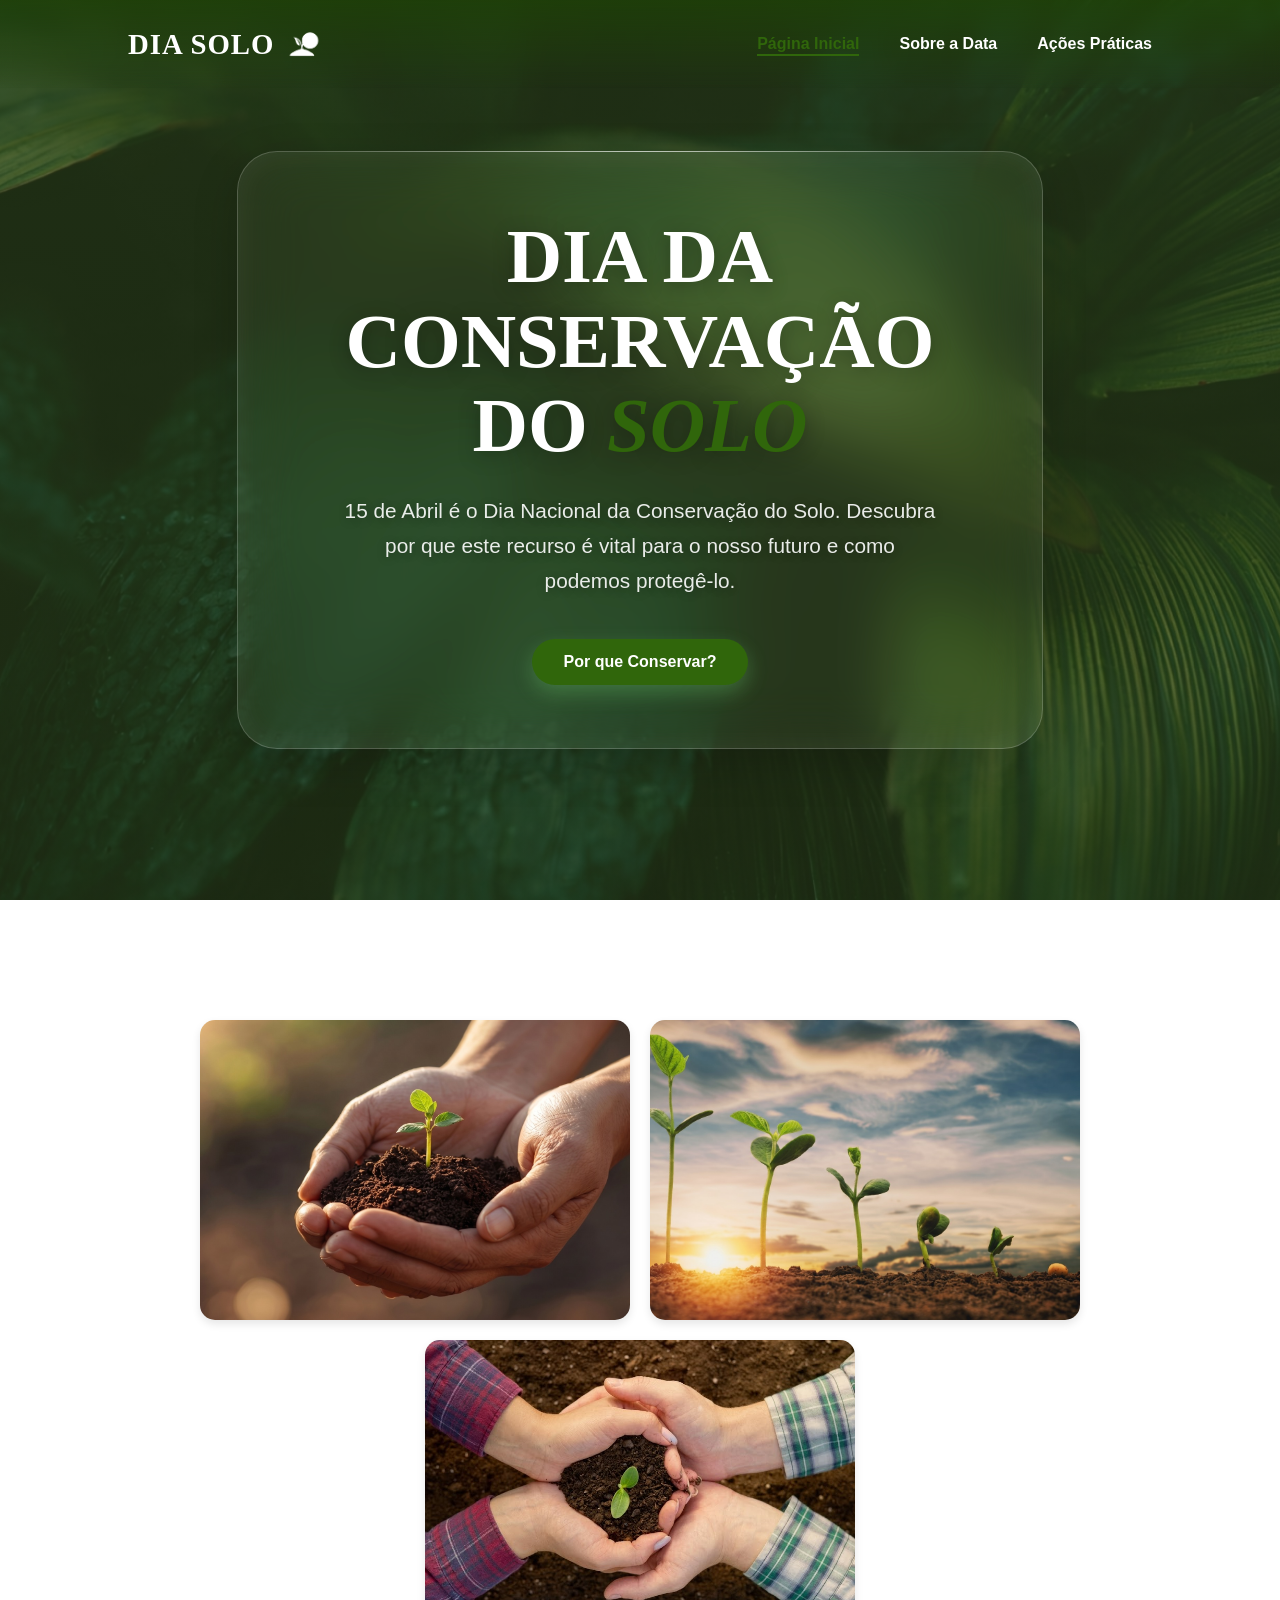
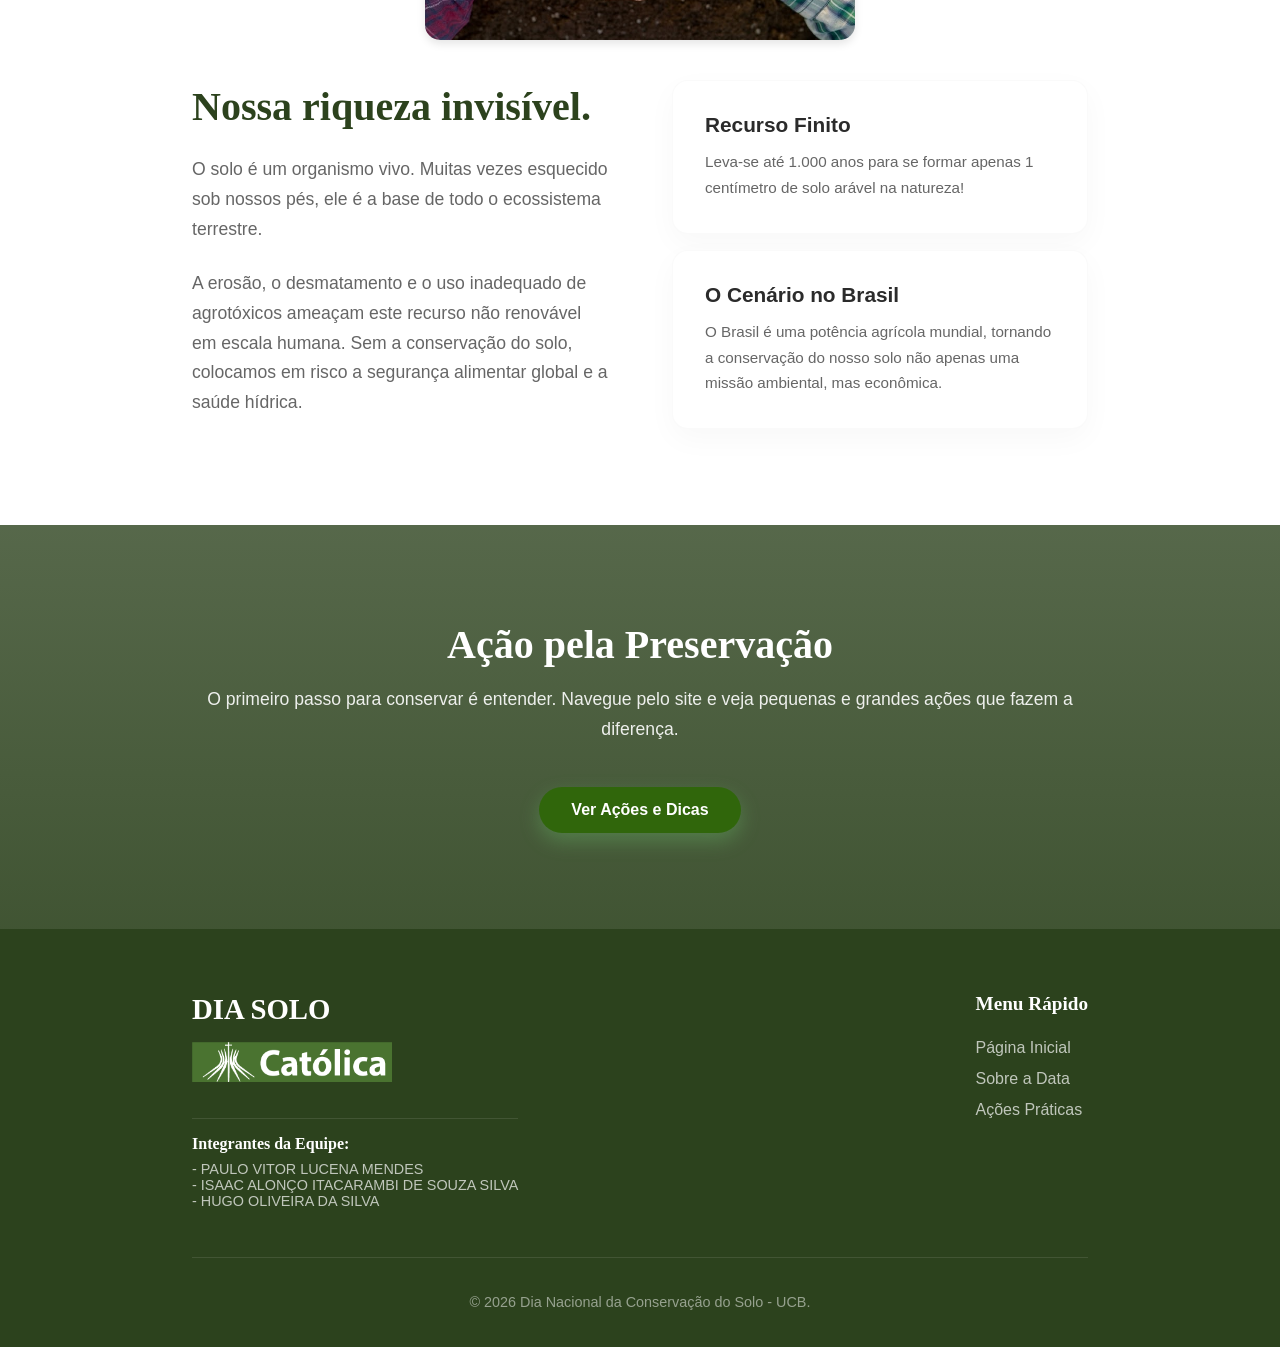
<file: index.html>
<!DOCTYPE html>
<html lang="pt-BR">

<head>
    <meta charset="UTF-8">
    <meta name="viewport" content="width=device-width, initial-scale=1.0">
    <title>Dia Nacional da Conservação do Solo | UCB</title>
    <link rel="preconnect" href="https://fonts.googleapis.com">
    <link rel="preconnect" href="https://fonts.gstatic.com" crossorigin>

    <link href="https://fonts.googleapis.com/css2?family=Boldonse&display=swap" rel="stylesheet">
    <link rel="stylesheet" href="style.css">

    <link rel="icon" type="image/x-icon" href="./assets/favicon.ico">
</head>

<body>
    <header class="hero">
        <nav class="navbar">
            <a href="index.html" class="logo">DIA SOLO<img class="logo-navbar" src="./assets/logo.png" alt="Logo"></a>
            <ul class="nav-links">
                <li><a href="index.html" class="active">Página Inicial</a></li>
                <li><a href="sobre.html">Sobre a Data</a></li>
                <li><a href="dicas.html">Ações Práticas</a></li>
            </ul>
        </nav>

        <div class="hero-content">
            <div class="container text-center">
                <h1 class="hero-title">DIA DA CONSERVAÇÃO DO <span>SOLO</span></h1>
                <p class="hero-subtitle">15 de Abril é o Dia Nacional da Conservação do Solo. Descubra por que este
                    recurso é vital para o nosso futuro e como podemos protegê-lo.</p>
                <div class="hero-buttons">
                    <a href="sobre.html" class="btn-primary">Por que Conservar?</a>
                </div>
            </div>
        </div>
    </header>

    <main>
        <section class="section">

            <div class="img-container">
                <img src="./assets/img1.jpg" alt="imagem 1">
                <img src="./assets/img4.jpeg" alt="imagem 4">
                <img src="./assets/img5.jpeg" alt="imagem 5">
            </div>

            <div class="container grids">
                <div class="about-text scroll-fade">
                    <h2>Nossa riqueza invisível.</h2>
                    <p>O solo é um organismo vivo. Muitas vezes esquecido sob nossos pés, ele é a base de todo o
                        ecossistema terrestre.</p>
                    <p>A erosão, o desmatamento e o uso inadequado de agrotóxicos ameaçam este recurso não renovável em
                        escala humana. Sem a conservação do solo, colocamos em risco a segurança alimentar global e a
                        saúde hídrica.</p>
                </div>
                <div class="about-cards">
                    <div class="card scroll-fade delay-1">
                        <h3>Recurso Finito</h3>
                        <p>Leva-se até 1.000 anos para se formar apenas 1 centímetro de solo arável na natureza!</p>
                    </div>
                    <div class="card scroll-fade delay-2">
                        <h3>O Cenário no Brasil</h3>
                        <p>O Brasil é uma potência agrícola mundial, tornando a conservação do nosso solo não apenas uma
                            missão ambiental, mas econômica.</p>
                    </div>
                </div>
            </div>
        </section>

        <section class="banner-section">
            <div class="container">
                <div class="banner-content scroll-fade text-center">
                    <h2>Ação pela Preservação</h2>
                    <p>O primeiro passo para conservar é entender. Navegue pelo site e veja pequenas e grandes ações que
                        fazem a diferença.</p>
                    <br>
                    <a href="dicas.html" class="btn-primary">Ver Ações e Dicas</a>
                </div>
            </div>
        </section>
    </main>

    <footer>
        <div class="container">
            <div class="footer-content">
                <div class="footer-brand">
                    <h3>DIA SOLO</h3>
                    <div class="logo-fotter"><img src="./assets/logo_verde_branco.png" alt=""></div>

                    <div class="footer-school">
                        <h4>Integrantes da Equipe:</h4>
                        <ul>
                            <li>- PAULO VITOR LUCENA MENDES</li>
                            <li>- ISAAC ALONÇO ITACARAMBI DE SOUZA SILVA</li>
                            <li>- HUGO OLIVEIRA DA SILVA </li>
                        </ul>
                    </div>
                </div>
                <div class="footer-links">
                    <h4>Menu Rápido</h4>
                    <ul>
                        <li><a href="index.html">Página Inicial</a></li>
                        <li><a href="sobre.html">Sobre a Data</a></li>
                        <li><a href="dicas.html">Ações Práticas</a></li>
                    </ul>
                </div>
            </div>
            <div class="footer-bottom">
                <p>&copy; 2026 Dia Nacional da Conservação do Solo - UCB.</p>
            </div>
        </div>
    </footer>
</body>

</html>
</file>
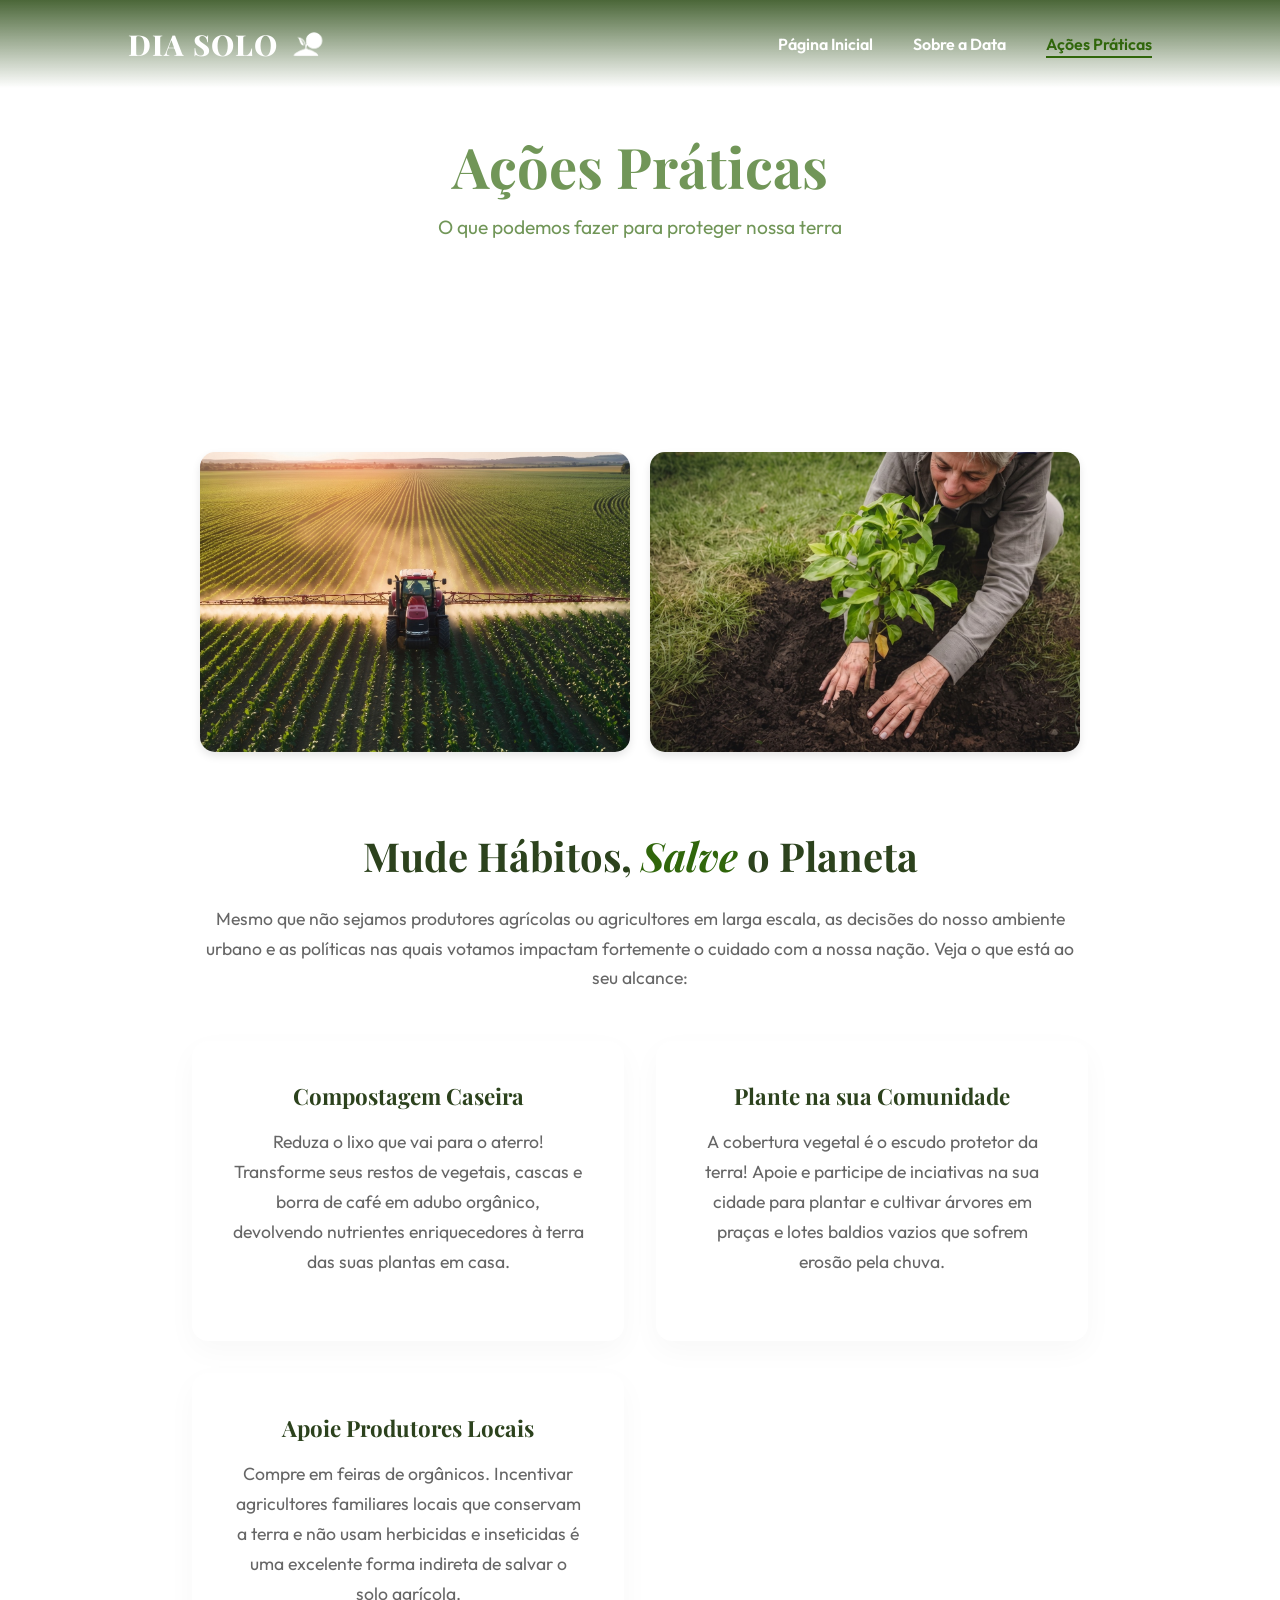
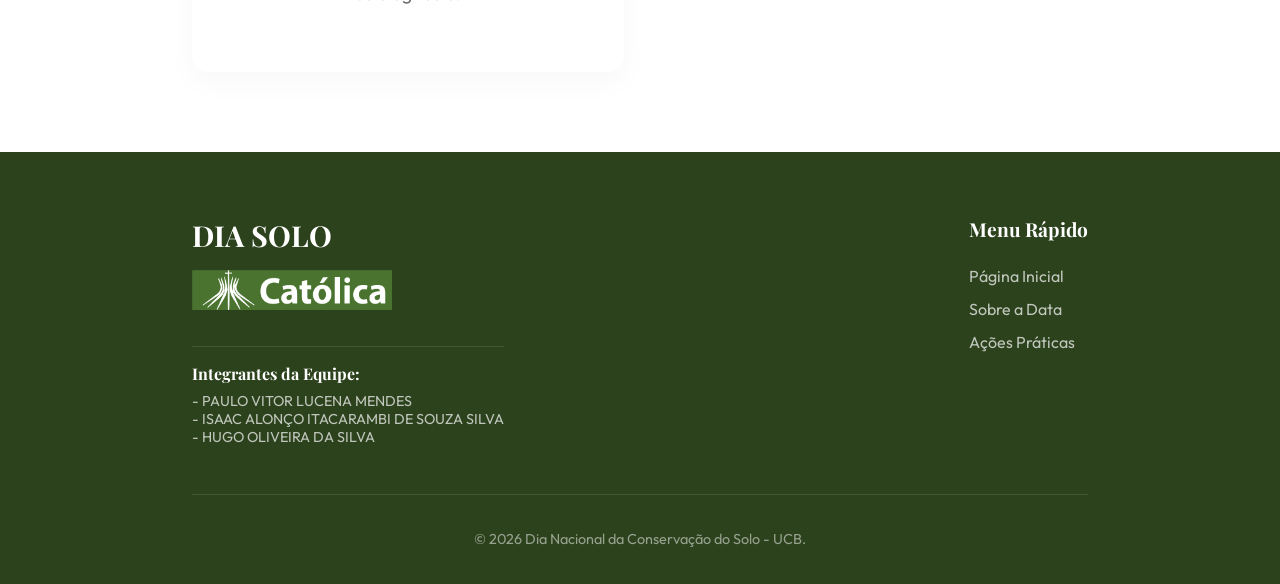
<file: dicas.html>
<!DOCTYPE html>
<html lang="pt-BR">

<head>
    <meta charset="UTF-8">
    <meta name="viewport" content="width=device-width, initial-scale=1.0">
    <title>Ações Práticas | Conservação do Solo</title>
    <link
        href="https://fonts.googleapis.com/css2?family=Outfit:wght@300;400;600;800&family=Playfair+Display:ital,wght@0,600;1,600&display=swap"
        rel="stylesheet">
    <link rel="stylesheet" href="style.css">

    <link rel="icon" type="image/x-icon" href="./assets/favicon.ico">
</head>

<body>
    <nav class="navbar">
        <a href="index.html" class="logo">DIA SOLO<img class="logo-navbar" src="./assets/logo.png" alt="Logo"></a>
        <ul class="nav-links">
            <li><a href="index.html">Página Inicial</a></li>
            <li><a href="sobre.html">Sobre a Data</a></li>
            <li><a href="dicas.html" class="active">Ações Práticas</a></li>
        </ul>
    </nav>

    <header class="page-banner">
        <div class="container">
            <h1>Ações Práticas</h1>
            <p>O que podemos fazer para proteger nossa terra</p>
        </div>
    </header>

    <main>
        <section class="section">
            <div class="img-container">
                <img src="./assets/img3.jpeg" alt="imagem 3">
                <img src="./assets/img6.jpeg" alt="imagem 6">
            </div>

            <br>
            <br>

            <div class="container text-center">
                <h2 class="scroll-fade">Mude Hábitos, <span class="highlight">Salve</span> o Planeta</h2>
                <p class="scroll-fade" style="margin-bottom: 3rem;">Mesmo que não sejamos produtores agrícolas ou
                    agricultores em larga escala, as decisões do nosso ambiente urbano e as políticas nas quais votamos
                    impactam fortemente o cuidado com a nossa nação. Veja o que está ao seu alcance:</p>

                <div class="action-grid">
                    <div class="action-item scroll-fade delay-1">
                        <h4>Compostagem Caseira</h4>
                        <p>Reduza o lixo que vai para o aterro! Transforme seus restos de vegetais, cascas e borra de
                            café em adubo orgânico, devolvendo nutrientes enriquecedores à terra das suas plantas em
                            casa.</p>
                    </div>

                    <div class="action-item scroll-fade delay-2">
                        <h4>Plante na sua Comunidade</h4>
                        <p>A cobertura vegetal é o escudo protetor da terra! Apoie e participe de inciativas na sua
                            cidade para plantar e cultivar árvores em praças e lotes baldios vazios que sofrem erosão
                            pela chuva.</p>
                    </div>

                    <div class="action-item scroll-fade delay-3">
                        <h4>Apoie Produtores Locais</h4>
                        <p>Compre em feiras de orgânicos. Incentivar agricultores familiares locais que conservam a
                            terra e não usam herbicidas e inseticidas é uma excelente forma indireta de salvar o solo
                            agrícola.</p>
                    </div>
                </div>
            </div>
        </section>
    </main>

    <footer>
        <div class="container">
            <div class="footer-content">
                <div class="footer-brand">
                    <h3>DIA SOLO</h3>
                    <div class="logo-fotter"><img src="./assets/logo_verde_branco.png" alt=""></div>

                    <div class="footer-school">
                        <h4>Integrantes da Equipe:</h4>
                        <ul>
                            <li>- PAULO VITOR LUCENA MENDES</li>
                            <li>- ISAAC ALONÇO ITACARAMBI DE SOUZA SILVA</li>
                            <li>- HUGO OLIVEIRA DA SILVA </li>
                        </ul>
                    </div>
                </div>
                <div class="footer-links">
                    <h4>Menu Rápido</h4>
                    <ul>
                        <li><a href="index.html">Página Inicial</a></li>
                        <li><a href="sobre.html">Sobre a Data</a></li>
                        <li><a href="dicas.html">Ações Práticas</a></li>
                    </ul>
                </div>
            </div>
            <div class="footer-bottom">
                <p>&copy; 2026 Dia Nacional da Conservação do Solo - UCB.</p>
            </div>
        </div>
    </footer>

</body>

</html>
</file>
<file: style.css>
:root {
    --primary-color: #3e5f28;
    --primary-light: #5a8a3a;
    --primary-dark: #2c421d;
    --accent-color: #30660b;
    --accent-hover: #417420;
    --text-main: #2b2b2b;
    --text-muted: #666666;
    --bg-light: #ffffff;
    --bg-card: #ffffff;
    --transition: all 0.3s cubic-bezier(0.25, 0.8, 0.25, 1);
}

* {
    margin: 0;
    padding: 0;
    box-sizing: border-box;
}

html {
    scroll-behavior: smooth;
    font-family: 'Outfit', sans-serif;
    color: var(--text-main);
    background-color: var(--bg-light);
}

body {
    overflow-x: hidden;
    display: flex;
    flex-direction: column;
    min-height: 100vh;
}

.logo-navbar {
    width: 40px; 
    height: auto;
    object-fit: contain;
}

h1, h2, h3, h4 {
    font-family: 'Playfair Display', serif;
    color: var(--primary-dark);
}

a {
    text-decoration: none;
    color: inherit;
    transition: var(--transition);
}

ul {
    list-style: none;
}

.container {
    width: 70%;
    margin: 0 auto;
}

.img-container {
  display: flex;
  gap: 20px;
  justify-content: center;
  align-items: center;
  flex-wrap: wrap;
  padding: 40px;
  margin: 0 5%;
}

.img-container img {
  width: 430px;
  height: 300px;
  object-fit: cover;
  border-radius: 15px;
  box-shadow: 0 4px 8px rgba(0, 0, 0, 0.1);
  transition: transform 0.3s ease;
}

.img-container img:hover {
  transform: scale(1.05);
}

.video-section {
    position: relative;
    width: 70%;
    margin: 0 auto;
    min-height: 700px;
    overflow: hidden;
    display: flex;
    align-items: center;
    justify-content: center;
    border-radius: 50px;
}

.video-section video {
    position: absolute;
    top: 0;
    left: 0;
    width: 100%;
    height: 100%;
    object-fit: cover;
    z-index: 1;
    background-color: #000;
}

.video-content {
    position: relative;
    z-index: 3;
    text-align: center;
    color: white;
    padding: 3rem;
    max-width: 700px;
    animation: fadeInDown 1.2s ease-out;
}

h2 {
    font-size: 2.5rem;
    margin-bottom: 1.5rem;
    line-height: 1.2;
}

.highlight {
    color: var(--accent-color);
    font-style: italic;
}

p {
    font-size: 1.1rem;
    line-height: 1.7;
    color: var(--text-muted);
    margin-bottom: 1.5rem;
}

.btn-primary,
.btn-secondary {
    display: inline-flex;
    align-items: center;
    justify-content: center;
    gap: 0.5rem;
    padding: 0.875rem 2rem;
    border-radius: 50px;
    font-weight: 600;
    font-size: 1rem;
    cursor: pointer;
    transition: var(--transition);
    border: none;
}

.btn-primary {
    background-color: var(--accent-color);
    color: white;
    box-shadow: 0 8px 20px rgba(115, 212, 115, 0.3);
}

.btn-primary:hover {
    background-color: var(--accent-hover);
    transform: translateY(-3px);
    box-shadow: 0 12px 25px rgba(115, 212, 120, 0.4);
}

.btn-secondary {
    background-color: rgba(255, 255, 255, 0.1);
    color: white;
    backdrop-filter: blur(10px);
    -webkit-backdrop-filter: blur(10px);
    border: 1px solid rgba(255, 255, 255, 0.3);
}

.btn-secondary:hover {
    background-color: rgba(255, 255, 255, 0.2);
    transform: translateY(-3px);
}

/* Banner Principal */
.hero {
    min-height: 100vh;
    background: linear-gradient(rgba(44, 66, 29, 0.7), rgba(44, 66, 29, 0.6)), url('assets/background-hero.png') center/cover no-repeat;
    position: relative;
    display: flex;
    flex-direction: column;
    color: white;
}

/* NavBar */
.navbar {
    display: flex;
    justify-content: space-between;
    align-items: center;
    padding: 1.5rem 10%;
    background: var(--primary-dark);
}

.navbar {
    backdrop-filter: blur(8px);
    -webkit-backdrop-filter: blur(8px);
    background: linear-gradient(to bottom, #1e4107cc, transparent);
    position: fixed;
    top: 0;
    left: 0;
    width: 100%;
    z-index: 1000;
}

/* Banner Menor */
.page-banner {
    background: white;
    color: white;
    padding: 8rem 0 4rem;
    text-align: center;
}

.page-banner h1 {
    color: #719658;
    font-size: 3.5rem;
    margin-bottom: 0.5rem;
}

.page-banner p {
    color: #719658;
    font-size: 1.2rem;
}

.logo {
    font-family: 'Playfair Display', serif;
    font-size: 1.8rem;
    font-weight: 800;
    letter-spacing: 1px;
    color: white;
}

.logo {
    display: flex;
    align-items: center;
    gap: 10px;
    white-space: nowrap;
}

.nav-links {
    display: flex;
    gap: 2.5rem;
    font-weight: 600;
    color: white;
}

.nav-links a {
    position: relative;
    padding-bottom: 0.25rem;
}

.nav-links a.active {
    color: var(--accent-color);
}

.nav-links a::after {
    content: '';
    position: absolute;
    bottom: 0;
    left: 0;
    width: 0;
    height: 2px;
    background-color: var(--accent-color);
    transition: width 0.3s ease;
}

.nav-links a:hover::after,
.nav-links a.active::after {
    width: 100%;
}

.hero-content {
    flex: 1;
    display: flex;
    flex-direction: column;
    justify-content: center;
    align-items: center;
    text-align: center;
    padding: 2rem 5%;
    margin: 0 auto;
    animation: fadeInDown 1.2s ease-out;
}

.hero-content .container {
    background: rgba(255, 255, 255, 0.05);
    backdrop-filter: blur(30px) saturate(1.2);
    -webkit-backdrop-filter: blur(30px) saturate(1.2);
    border-radius: 40px;
    padding: 4rem 3rem;
    box-shadow:
        0 15px 45px rgba(0, 0, 0, 0.2),
        inset 0 0 0 1px rgba(255, 255, 255, 0.18),
        inset 0 0 30px rgba(255, 255, 255, 0.06);
    position: relative;
    overflow: hidden;
}

.hero-content .container::before {
    content: '';
    position: absolute;
    top: 0;
    left: 10%;
    right: 10%;
    height: 1px;
    background: linear-gradient(to right, transparent, rgba(255, 255, 255, 0.6), transparent);
    z-index: 1;
}

.hero-title {
    font-size: clamp(3rem, 6vw, 5.5rem);
    line-height: 1.1;
    margin-bottom: 1.5rem;
    color: white;
    text-shadow: 0 4px 20px rgba(0, 0, 0, 0.3);
}

.hero-title span {
    color: var(--accent-color);
    font-style: italic;
}

.hero-subtitle {
    font-size: clamp(1.1rem, 2vw, 1.3rem);
    color: rgba(255, 255, 255, 0.9);
    margin: 0 auto 2.5rem auto;
    max-width: 600px;
    text-shadow: 0 2px 10px rgba(0, 0, 0, 0.3);
}

.hero-buttons {
    display: flex;
    gap: 1rem;
    flex-wrap: wrap;
    justify-content: center;
}

main {
    flex: 1;
}

.section {
    padding: 5rem 0;
}

.grids {
    display: grid;
    grid-template-columns: 1fr 1fr;
    gap: 4rem;
    align-items: center;
}

@media (max-width: 900px) {
    .grids {
        grid-template-columns: 1fr;
        gap: 3rem;
    }
}

.card {
    background: var(--bg-card);
    padding: 2rem;
    border-radius: 1rem;
    box-shadow: 0 10px 30px rgba(0, 0, 0, 0.03);
    border: 1px solid rgba(0, 0, 0, 0.02);
    display: flex;
    flex-direction: column;
    gap: 0.75rem;
    transition: var(--transition);
    margin-bottom: 1rem;
}

.card:hover {
    transform: translateY(-5px);
    box-shadow: 0 20px 40px rgba(0, 0, 0, 0.06);
    border-color: rgba(62, 95, 40, 0.1);
}

.card .icon {
    font-size: 2.5rem;
    margin-bottom: 0.5rem;
}

.card h3 {
    font-size: 1.3rem;
    font-family: 'Outfit', sans-serif;
    color: var(--text-main);
}

.card p {
    font-size: 0.95rem;
    margin-bottom: 0;
}

/* Banner */
.banner-section {
    position: relative;
    padding: 6rem 0;
    text-align: center;
    background: linear-gradient(rgba(44, 66, 29, 0.8), rgba(44, 66, 29, 0.9)), url('assets/background-hero.png') center/cover fixed;
    color: white;
}

.banner-content h2 {
    color: white;
    margin-bottom: 1rem;
}

.banner-content p {
    color: rgba(255, 255, 255, 0.9);
}

.text-center {
    text-align: center;
}

.action-grid {
    display: grid;
    grid-template-columns: repeat(auto-fit, minmax(280px, 1fr));
    gap: 2rem;
    margin-top: 3rem;
}

.action-item {
    background: white;
    padding: 2.5rem;
    border-radius: 1rem;
    box-shadow: 0 10px 30px rgba(0, 0, 0, 0.03);
    transition: var(--transition);
}

.action-item:hover {
    background: var(--primary-color);
    transform: translateY(-10px);
    box-shadow: 0 20px 40px rgba(62, 95, 40, 0.3);
}

.action-item:hover h4,
.action-item:hover p {
    color: white;
}

.action-icon {
    font-size: 3rem;
    margin-bottom: 1.5rem;
    display: inline-block;
    padding: 1rem;
    background: var(--bg-light);
    border-radius: 50%;
    transition: var(--transition);
}

.action-item:hover .action-icon {
    transform: scale(1.1) rotate(10deg);
    background: rgba(255, 255, 255, 0.2);
}

.action-item h4 {
    font-size: 1.4rem;
    margin-bottom: 1rem;
    color: var(--primary-dark);
}

.text-block {
    margin-bottom: 2rem;
}

.text-block ul {
    list-style: disc;
    padding-left: 1.5rem;
    margin-bottom: 1.5rem;
    color: var(--text-muted);
}

.text-block li {
    margin-bottom: 0.5rem;
    font-size: 1.1rem;
}

/* Footer */
footer {
    background: var(--primary-dark);
    color: white;
    padding: 4rem 0 2rem;
    margin-top: auto;
}

.logo-fotter img {
    width: 200px;
    height: 40px;
}

.footer-content {
    display: flex;
    justify-content: space-between;
    flex-wrap: wrap;
    gap: 3rem;
    margin-bottom: 3rem;
}

.footer-brand h3 {
    color: white;
    font-size: 1.8rem;
    margin-bottom: 1rem;
}

.footer-school {
    margin-top: 2rem;
    padding-top: 1rem;
    border-top: 1px solid rgba(255, 255, 255, 0.1);
}

.footer-school h4 {
    color: white;
    font-size: 1rem;
    margin-bottom: 0.5rem;
}

.footer-school ul {
    color: rgba(255, 255, 255, 0.7);
    font-size: 0.9rem;
}

.footer-links h4 {
    color: white;
    font-size: 1.2rem;
    margin-bottom: 1.5rem;
}

.footer-links ul {
    display: flex;
    flex-direction: column;
    gap: 0.8rem;
}

.footer-links a {
    color: rgba(255, 255, 255, 0.7);
}

.footer-links a:hover {
    color: white;
    padding-left: 5px;
}

.footer-bottom {
    text-align: center;
    padding-top: 2rem;
    border-top: 1px solid rgba(255, 255, 255, 0.1);
}

.footer-bottom p {
    color: rgba(255, 255, 255, 0.5);
    font-size: 0.9rem;
    margin: 0;
}

/* Responsividade */

@media (max-width: 768px) {
    .container {
        width: 90%; 
    }

    .navbar {
        flex-direction: column;
        gap: 1rem;
        padding: 1.5rem 5%;
    }

    .nav-links {
        gap: 1.5rem;
        flex-wrap: wrap;
        justify-content: center;
        font-size: 0.9rem;
    }

    .video-section {
        width: 90%;
        min-height: 450px;
        margin: 0 auto;
    }

    .video-content {
        padding: 2rem;
    }

    .video-content h2 {
        font-size: 1.8rem;
    }
}

@media (max-width: 480px) {
    .video-section {
        width: 90%;
        min-height: 350px;
        border-radius: 0;
    }

    .video-content {
        padding: 1.5rem;
    }

    .video-content h2 {
        font-size: 1.4rem;
    }

    .video-content p {
        font-size: 0.95rem;
    }
}
</file>
